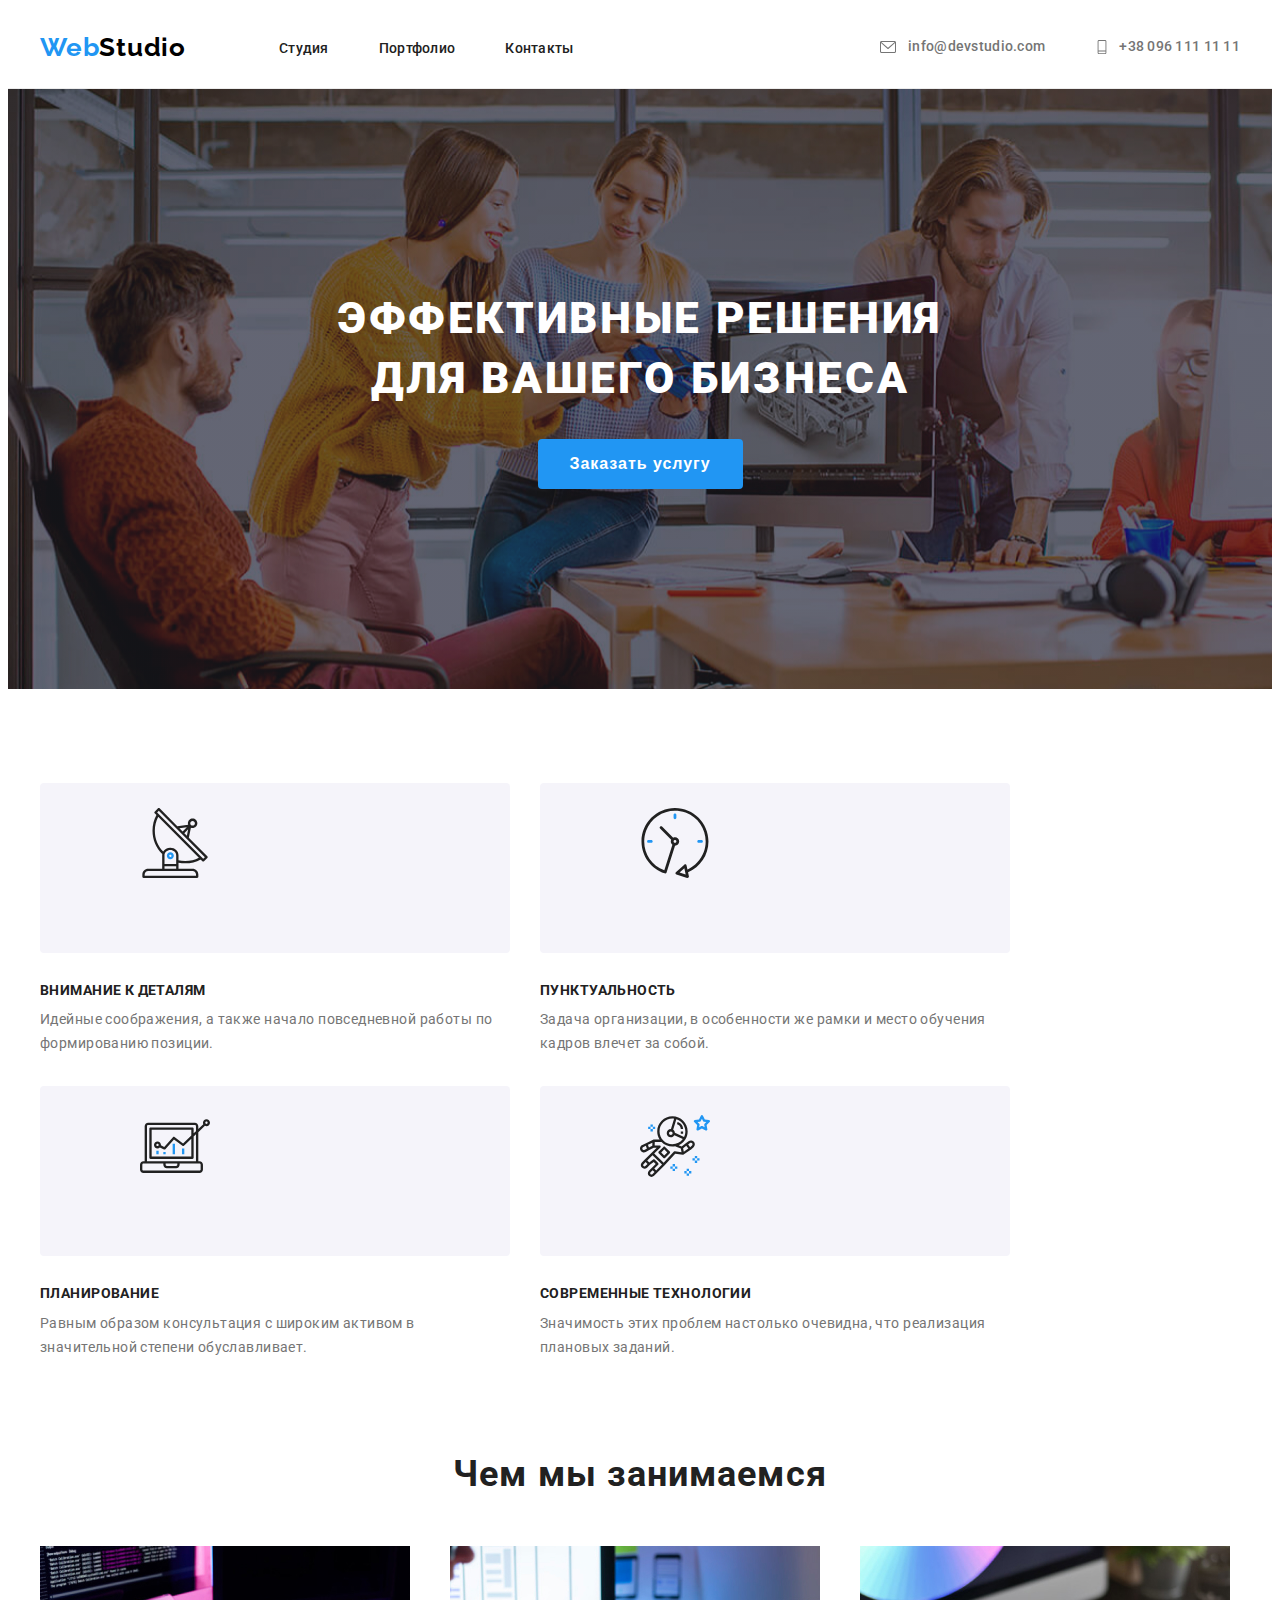
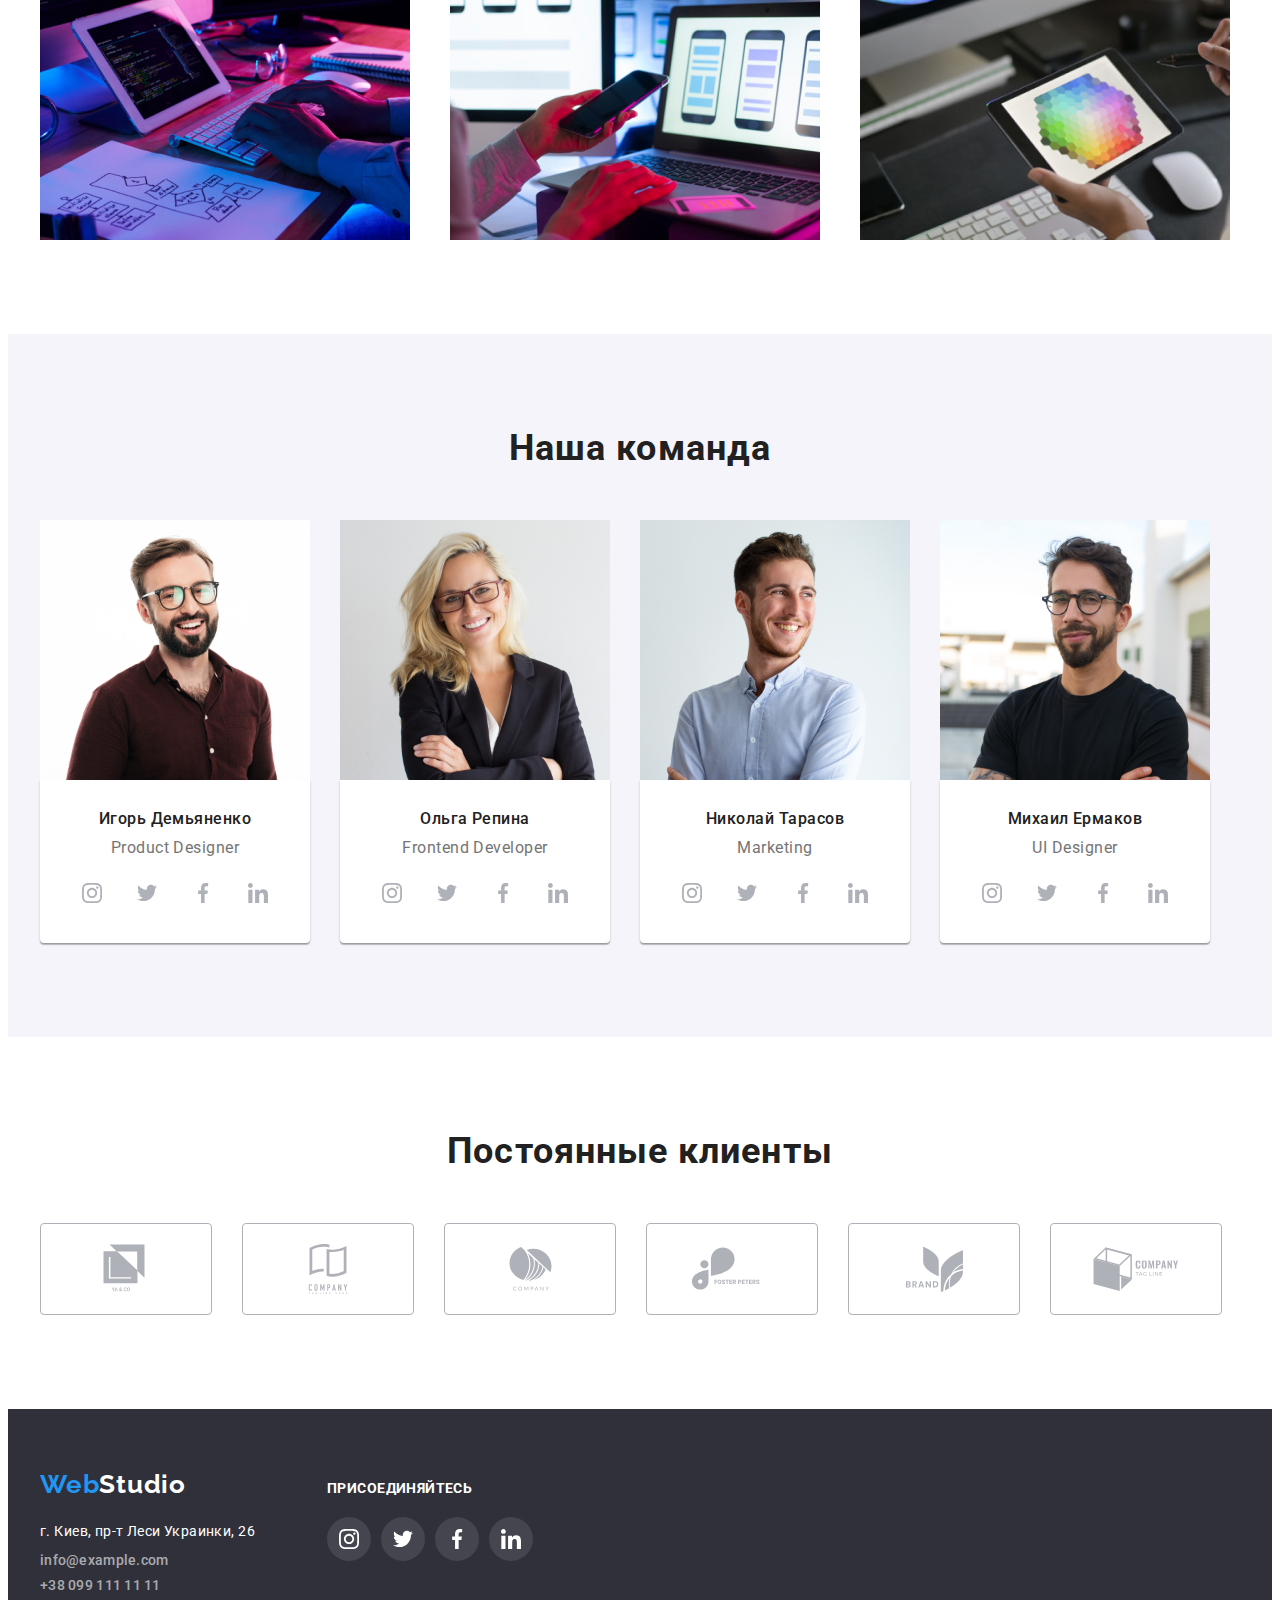
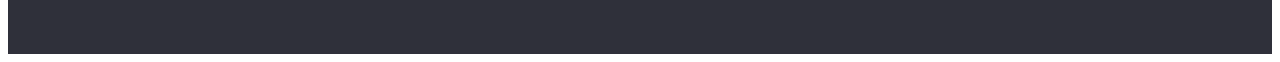
<file: index.html>
<!DOCTYPE html>
<html lang="ru">
<head>
    <meta charset="UTF-8">
    <meta http-equiv="X-UA-Compatible" content="IE=edge">
    <meta name="viewport" content="width=device-width, initial-scale=1.0">
    <title>Document</title>
    <link rel="preconnect" href="https://fonts.gstatic.com">
    <link href="https://fonts.googleapis.com/css2?family=Raleway:wght@700&family=Roboto:wght@400;500;700;900&display=swap"
        rel="stylesheet">
    <link rel="stylesheet" href="https://cdnjs.cloudflare.com/ajax/libs/modern-normalize/0.2.0/modern-normalize.min.css"
        integrity="sha512-sqIVMkf5f8XGYI/UZYGs7wODxlUeoj9JknataPfUwtvrSKWMHrMXGZ7Evb6nabFYJQG15vFFyALe6r0nWCD1Ug=="
        crossorigin="anonymous" />
    <link rel="stylesheet" href="./css/styles.css">
    
</head>
<body>
    <header class="header">       
        
        <div class="container">
            <!-- Навигация -->
            <nav class="navigation">
                <a href="./index.html" class="logo link">Web<span class="logo-black">Studio</span></a>
                <ul class="list nav-list">
                    <li class="nav-item">
                        <a class="navigation-link link" href="index.html">Студия</a>
                    </li>
                    <li class="nav-item">
                        <a class="navigation-link link" href="./portfolio.html">Портфолио</a>
                    </li>
                    <li class="nav-item">
                        <a class="navigation-link link" href="">Контакты</a>
                    </li>
                </ul>
            </nav>
            <!-- Контакты -->
            <div class="contacts-container">
                <a href="mailto:info@devstudio.com" class="mail-link link">
                    <svg width="20" height="16" class="icon-envelope">
                        <use href="./images/svg/sprite.svg#icon-envelope">
            
                        </use>
                    </svg>
                    info@devstudio.com</a>
                <a href="tel:+380961111111" class="phone-link link">
                    <svg width="14" height="20" class="icon-Vector">
                        <use href="./images/svg/sprite.svg#icon-Vector">
            
                        </use>
                    </svg>+38 096 111 11 11
                </a>
            </div>
        </div>

    </header>
    <!-- hero -->
    <main class="main">
        <section class="hero-section">
            <div class="container">
                <h1 class="main-title">Эффективные решения для вашего бизнеса</h1>
                <button type="button" class="main-btn">Заказать услугу</button>
            </div>
            
        </section>
        
        
        <!-- Особености -->
        <section class="features-section">
            <div class="container">
                <h2 class="visually-hidden">Особености</h2>
                <ul class="list features-list">
                    <li class="features-item">
                        <div class="svg-container">
                            <svg width="70" height="70">
                                <use href="./images/svg/sprite.svg#icon-antenna-1"></use>
                            </svg>
                        </div>
                        <div>
                            <h3 class="features-title">Внимание к деталям</h3>
                            <p class="features-description">Идейные соображения, а также начало повседневной работы по формированию
                                позиции.</p>
                        </div>
                    </li>
                    <li class="features-item">
                        <div class="svg-container">
                            <svg width="70" height="70">
                                <use href="./images/svg/sprite.svg#icon-clock-1"></use>
                            </svg>
                        </div>
                        <div>
                            <h3 class="features-title">Пунктуальность</h3>
                            <p class="features-description">Задача организации, в особенности же рамки и место обучения кадров влечет за
                                собой.</p>
                        </div>
                    </li>
                    <li class="features-item">
                        <div class="svg-container">
                            <svg width="70" height="70">
                                <use href="./images/svg/sprite.svg#icon-diagram-1"></use>
                            </svg>
                        </div>
                        <div>
                            <h3 class="features-title">Планирование</h3>
                            <p class="features-description">Равным образом консультация с широким активом в значительной степени
                                обуславливает.</p>
                        </div>
                    </li>
                    <li class="features-item">
                        <div class="svg-container">
                            <svg width="70" height="70">
                                <use href="./images/svg/sprite.svg#icon-astronaut-1"></use>
                            </svg>
                        </div>
                        <div>
                            <h3 class="features-title">Современные технологии</h3>
                            <p class="features-description">Значимость этих проблем настолько очевидна, что реализация плановых заданий.
                            </p>
                        </div>
                    </li>                   
                   
                </ul>
            </div>
             
        </section>
        
        
        
        <!-- Чем мы занимаемся -->
        <section class="box-section">
            <div class="container">
                <h2 class="title">Чем мы занимаемся</h2>
                <ul class="list box-list">
                    <li class="box-item">
                        <img class="box-img" src="./images/img.jpg" alt="box 1" height="294" width="370">
                    </li>
                    <li class="box-item">
                        <img class="box-img" src="./images/img(1).jpg" alt="box 2" height="294" width="370">
                    </li>
                    <li class="box-item">
                        <img class="box-img" src="./images/img(2).jpg" alt="box 3" height="294" width="370">
                    </li>
                </ul>
            </div>        
        </section>
        

        
        <!-- Наша команда -->
        <section class="team-section">
            <div class="container">
                <h2 class="title">Наша команда</h2>
                <ul class="list team-list">
                    <li class="team-item">
                        <img class="team-img" src="./images/team/img.jpg" alt="Product Designer" width="270" height="260">
                        <div class="team-list-content-wrapper">
                            <h3 class="team-title">Игорь Демьяненко</h3>
                            <p class="team-position">Product Designer</p>
                            <ul class="social-links list">
                                <li class="social-link-item">
                                    <a href="" class="social-link link">
                                        <svg width="20" height="20" class="social-list-icon">
                                            <use href="./images/svg/sprite.svg#icon-instagram-2"></use>
                                        </svg>
                                    </a>
                                </li>
                                <li class="social-link-item">
                                    <a href="" class="social-link link">
                                        <svg width="20" height="20" class="social-list-icon">
                                            <use href="./images/svg/sprite.svg#icon-twitter-1"></use>
                                        </svg>
                                    </a>
                                </li>
                                <li class="social-link-item">
                                    <a href="" class="social-link link">
                                        <svg width="20" height="20" class="social-list-icon">
                                            <use href="./images/svg/sprite.svg#icon-facebook-1"></use>
                                        </svg>
                                    </a>
                                </li>
                                <li class="social-link-item">
                                    <a href="" class="social-link link">
                                        <svg width="20" height="20" class="social-list-icon">
                                            <use href="./images/svg/sprite.svg#icon-linkedin-1"></use>
                                        </svg>
                                    </a>
                                </li>
                            </ul>
                        </div>
                    </li>
                    <li class="team-item">
                        <img class="team-img" src="./images/team/img(1).jpg" alt="Frontend Developer" width="270" height="260">
                        <div class="team-list-content-wrapper">
                            <h3 class="team-title">Ольга Репина</h3>
                            <p class="team-position">Frontend Developer</p>
                            <ul class="social-links list">
                                <li class="social-link-item">
                                    <a href="" class="social-link link">
                                        <svg class="social-list-icon">
                                            <use href="./images/svg/sprite.svg#icon-instagram-2"></use>
                                        </svg>
                                    </a>
                                </li>
                                <li class="social-link-item">
                                    <a href="" class="social-link link">
                                        <svg class="social-list-icon">
                                            <use href="./images/svg/sprite.svg#icon-twitter-1"></use>
                                        </svg>
                                    </a>
                                </li>
                                <li class="social-link-item">
                                    <a href="" class="social-link link">
                                        <svg class="social-list-icon">
                                            <use href="./images/svg/sprite.svg#icon-facebook-1"></use>
                                        </svg>
                                    </a>
                                </li>
                                <li class="social-link-item">
                                    <a href="" class="social-link link">
                                        <svg class="social-list-icon">
                                            <use href="./images/svg/sprite.svg#icon-linkedin-1"></use>
                                        </svg>
                                    </a>
                                </li>
                            </ul>
                        </div>
                    </li>
                    <li class="team-item">
                        <img class="team-img" src="./images/team/img(2).jpg" alt="Marketing" width="270" height="260">
                        <div class="team-list-content-wrapper">
                            <h3 class="team-title">Николай Тарасов</h3>
                            <p class="team-position">Marketing</p>
                            <ul class="social-links list">
                                <li class="social-link-item">
                                    <a href="" class="social-link link">
                                        <svg class="social-list-icon">
                                            <use href="./images/svg/sprite.svg#icon-instagram-2"></use>
                                        </svg>
                                    </a>
                                </li>
                                <li class="social-link-item">
                                    <a href="" class="social-link link">
                                        <svg class="social-list-icon">
                                            <use href="./images/svg/sprite.svg#icon-twitter-1"></use>
                                        </svg>
                                    </a>
                                </li>
                                <li class="social-link-item">
                                    <a href="" class="social-link link">
                                        <svg class="social-list-icon">
                                            <use href="./images/svg/sprite.svg#icon-facebook-1"></use>
                                        </svg>
                                    </a>
                                </li>
                                <li class="social-link-item">
                                    <a href="" class="social-link link">
                                        <svg class="social-list-icon">
                                            <use href="./images/svg/sprite.svg#icon-linkedin-1"></use>
                                        </svg>
                                    </a>
                                </li>
                            </ul>
                        </div>
                    </li>
                    <li class="team-item">
                        <img class="team-img" src="./images/team/img(3).jpg" alt="UI Designer" width="270" height="260">
                        <div class="team-list-content-wrapper">
                            <h3 class="team-title">Михаил Ермаков</h3>
                            <p class="team-position">UI Designer</p>
                            <ul class="social-links list">
                                <li class="social-link-item">
                                    <a href="" class="social-link link">
                                        <svg width="20" height="20" class="social-list-icon">
                                            <use href="./images/svg/sprite.svg#icon-instagram-2"></use>
                                        </svg>
                                    </a>
                                </li>
                                <li class="social-link-item">
                                    <a href="" class="social-link link">
                                        <svg width="20" height="20" class="social-list-icon">
                                            <use href="./images/svg/sprite.svg#icon-twitter-1"></use>
                                        </svg>
                                    </a>
                                </li>
                                <li class="social-link-item">
                                    <a href="" class="social-link link">
                                        <svg width="20" height="20" class="social-list-icon">
                                            <use href="./images/svg/sprite.svg#icon-facebook-1"></use>
                                        </svg>
                                    </a>
                                </li>
                                <li class="social-link-item">
                                    <a href="" class="social-link link">
                                        <svg width="20" height="20" class="social-list-icon">
                                            <use href="./images/svg/sprite.svg#icon-linkedin-1"></use>
                                        </svg>
                                    </a>
                                </li>
                            </ul>
                        </div>
                    </li>                   
                
                </ul>
            </div>
        </section>

        <!-- Постоянные клиенты -->
        <section class="regular-customers-section">
            <div class="container">
                <h2 class="regular-customers-title">Постоянные клиенты</h2>
                <ul class="regular-customers-list list">                    
                    <li class="regular-customers-list-item">
                        <a class="regular-customers-link link" href="">
                            <svg width="50" height="55" class="regular-customers-icon">
                                <use href="./images/svg/sprite.svg#icon-logo-1">

                                </use>
                            </svg>
                        </a>
                    </li>
                    <li class="regular-customers-list-item">
                        <a class="regular-customers-link link" href="">
                            <svg width="50" height="62" class="regular-customers-icon">
                                <use href="./images/svg/sprite.svg#icon-logo-2">

                                </use>
                            </svg>
                        </a>
                    </li>
                    <li class="regular-customers-list-item">
                        <a class="regular-customers-link link" href="">
                            <svg width="45" height="44" class="regular-customers-icon">
                                <use href="./images/svg/sprite.svg#icon-logo-3">

                                </use>
                            </svg>
                        </a>
                    </li>
                    <li class="regular-customers-list-item">
                        <a class="regular-customers-link link" href="">
                            <svg width="120" height="80" class="regular-customers-icon">
                                <use  href="./images/svg/sprite.svg#icon-logo-4">

                                </use>
                            </svg>
                        </a>
                    </li>
                    <li class="regular-customers-list-item">
                        <a class="regular-customers-link link" href="">
                            <svg width="69" height="57" class="regular-customers-icon">
                                <use href="./images/svg/sprite.svg#icon-logo-5">

                                </use>
                            </svg>
                        </a>
                    </li>
                    <li class="regular-customers-list-item">
                        <a class="regular-customers-link link" href="">
                            <svg width="140" height="85" class="regular-customers-icon">
                                <use href="./images/svg/sprite.svg#icon-logo-6">
                    
                                </use>
                            </svg>
                        </a>
                    </li>
                </ul>
            </div>
        </section>

        

    </main>
    <!-- footer -->
    <footer class="footer">
        <div class="container footer-container">
            <div>
                <a class="logo link" href="">Web<span class="logo-white">Studio</span></a>
                
                <address class="adress">
                    <p class="address-name">г. Киев, пр-т Леси Украинки, 26</p>
                    <a class="mail-link link" href="mailto:info@example.com">info@example.com</a>
                    <a class="phone-link link" href="tel:+380991111111">+38 099 111 11 11</a>
                
                </address>
            </div>
            <div class="social-links-container">
                <h2 class="sicial-title">присоединяйтесь</h2>
                <ul class="footer-social-links list">
                    <li class="footer-social-link-item">
                        <a href="" class="footer-social-link link">
                            <svg width=20 height=20 class="footer-social-list-icon">
                                <use href="./images/svg/sprite.svg#icon-instagram-2"></use>
                            </svg>
                        </a>
                    </li>
                    <li class="footer-social-link-item">
                        <a href="" class="footer-social-link link">
                            <svg width=20 height=20 class="footer-social-list-icon">
                                <use href="./images/svg/sprite.svg#icon-twitter-1"></use>
                            </svg>
                        </a>
                    </li>
                    <li class="footer-social-link-item">
                        <a href="" class="footer-social-link link">
                            <svg width=20 height=20 class="footer-social-list-icon">
                                <use href="./images/svg/sprite.svg#icon-facebook-1"></use>
                            </svg>
                        </a>
                    </li>
                    <li class="footer-social-link-item">
                        <a href="" class="footer-social-link link">
                            <svg width=20 height=20 class="footer-social-list-icon">
                                <use href="./images/svg/sprite.svg#icon-linkedin-1"></use>
                            </svg>
                        </a>
                    </li>
                </ul>
            </div>
        </div>
        

    </footer>
    
    
</body>
</html>
</file>
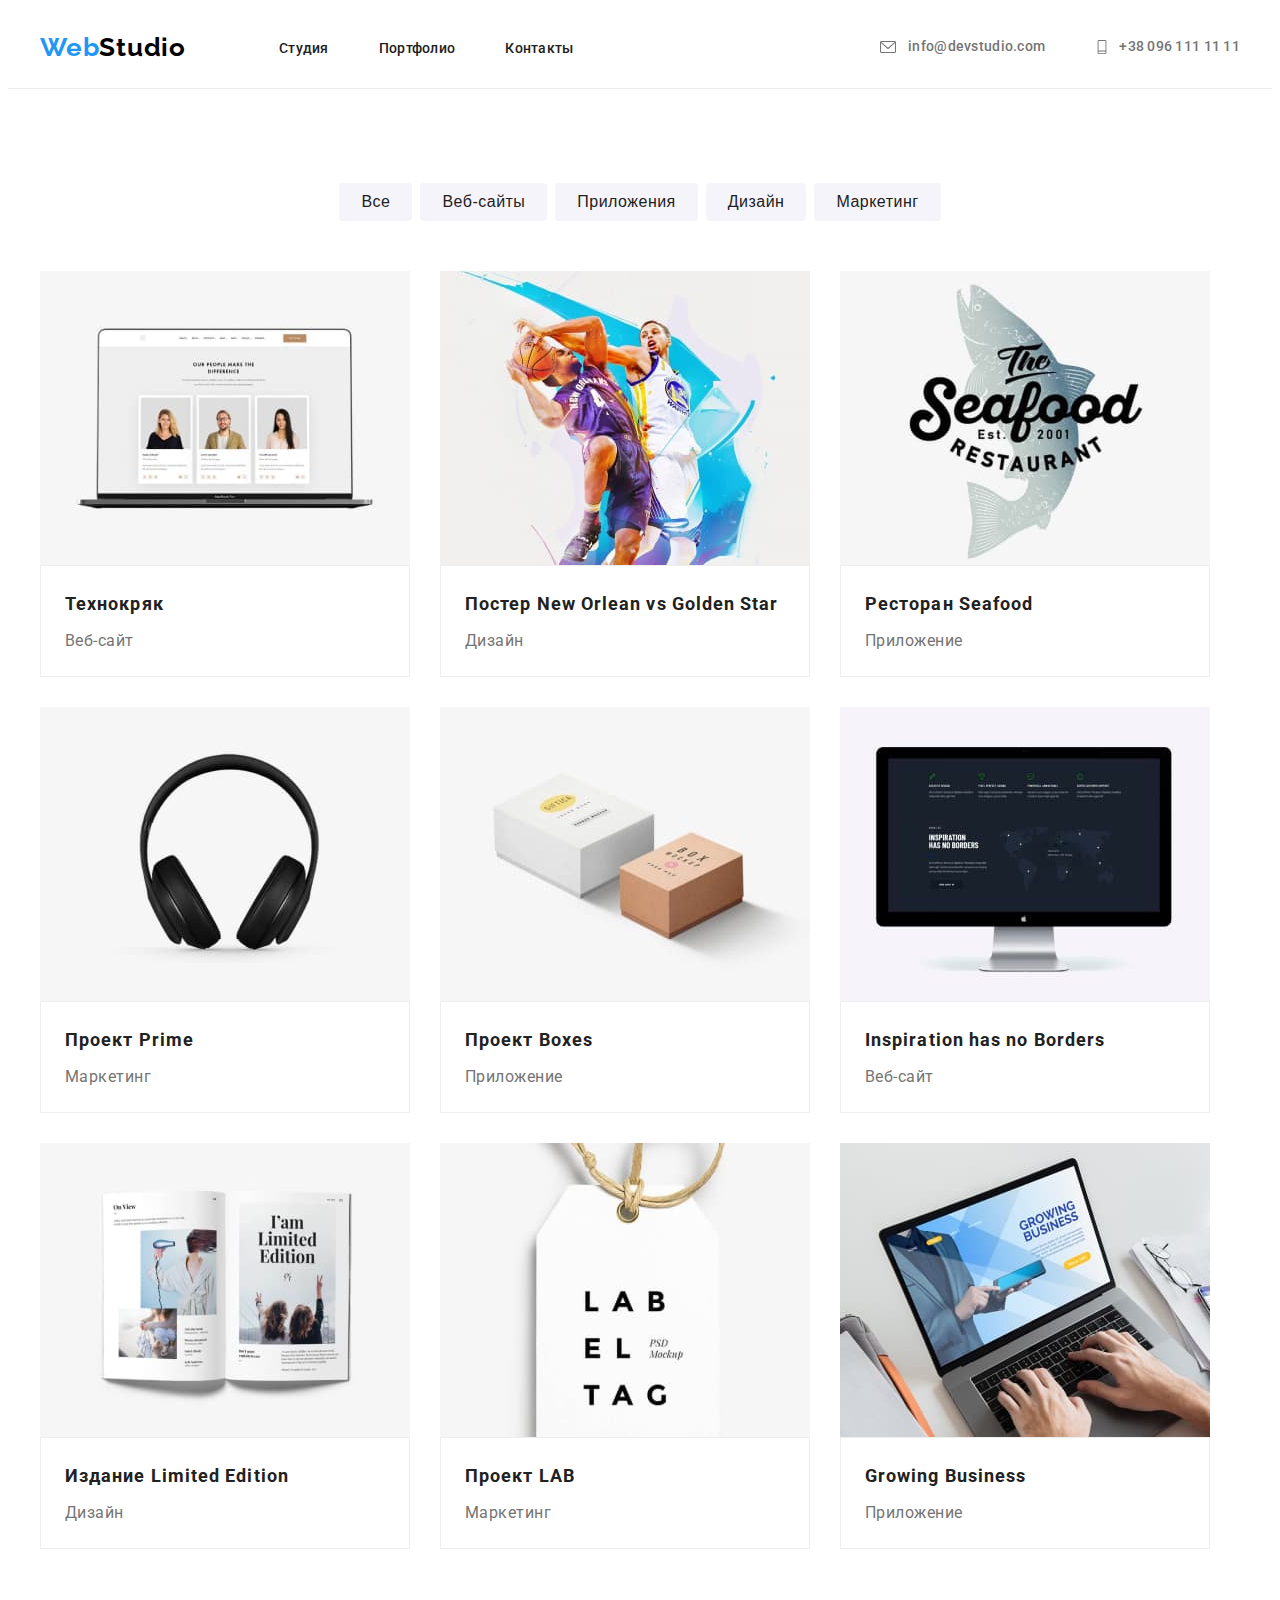
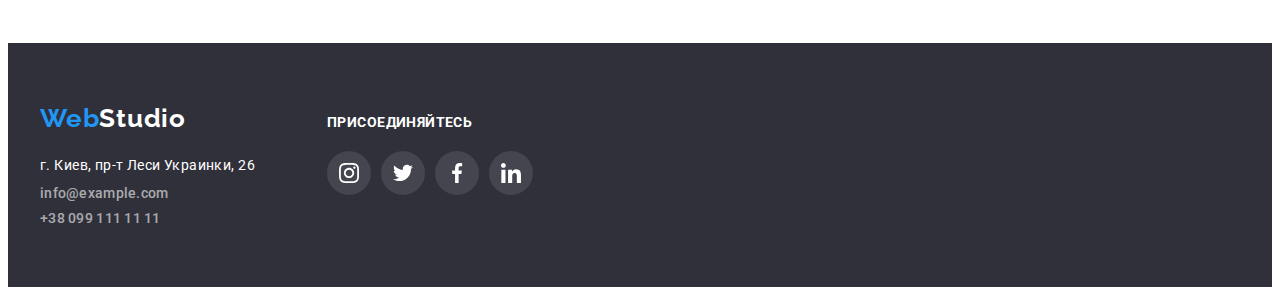
<file: portfolio.html>
<!DOCTYPE html>
<html lang="ru">
<head>
    <meta charset="UTF-8">
    <meta http-equiv="X-UA-Compatible" content="IE=edge">
    <meta name="viewport" content="width=device-width, initial-scale=1.0">    
    <title>Document</title>
    <link rel="preconnect" href="https://fonts.gstatic.com">
    <link href="https://fonts.googleapis.com/css2?family=Raleway:wght@700&family=Roboto:wght@400;500;700;900&display=swap"
        rel="stylesheet">
    <link rel="stylesheet" href="https://cdnjs.cloudflare.com/ajax/libs/modern-normalize/0.2.0/modern-normalize.min.css"
        integrity="sha512-sqIVMkf5f8XGYI/UZYGs7wODxlUeoj9JknataPfUwtvrSKWMHrMXGZ7Evb6nabFYJQG15vFFyALe6r0nWCD1Ug=="
        crossorigin="anonymous" />
    <link rel="stylesheet" href="./css/styles.css">
</head>
<body>
    <header class="header">
    
        <div class="container">
            <!-- Навигация -->
            <nav class="navigation">
                <a href="./index.html" class="logo link">Web<span class="logo-black">Studio</span></a>
                <ul class="list nav-list">
                    <li class="nav-item">
                        <a class="navigation-link link" href="index.html">Студия</a>
                    </li>
                    <li class="nav-item">
                        <a class="navigation-link link" href="./portfolio.html">Портфолио</a>
                    </li>
                    <li class="nav-item">
                        <a class="navigation-link link" href="">Контакты</a>
                    </li>
                </ul>
            </nav>
            <!-- Контакты -->
            <div class="contacts-container">
                <a href="mailto:info@devstudio.com" class="mail-link link">
                    <svg width="20" height="16" class="icon-envelope">
                        <use href="./images/svg/sprite.svg#icon-envelope">
    
                        </use>
                    </svg>
                    info@devstudio.com</a>
                <a href="tel:+380961111111" class="phone-link link">
                    <svg width="14" height="20" class="icon-Vector">
                        <use href="./images/svg/sprite.svg#icon-Vector">
    
                        </use>
                    </svg>+38 096 111 11 11
                </a>
            </div>
        </div>
    
    </header>

    <main>
        <!-- portfolio -->
        <section class="portfolio-section">     
            <div class="container">
                <h1 hidden>portfolio</h1>
                <ul class="filters-list list">
                    <li class="filter-item">
                        <button type="button" class="filter-btm">Все</button>
                    </li>
                    <li class="filter-item">
                        <button type="button" class="filter-btm">Веб-сайты</button>
                    </li>
                    <li class="filter-item">
                        <button type="button" class="filter-btm">Приложения</button>
                    </li>
                    <li class="filter-item">
                        <button type="button" class="filter-btm">Дизайн</button>
                    </li>
                    <li class="filter-item">
                        <button type="button" class="filter-btm">Маркетинг</button>
                    </li>
                </ul>
                
                <ul class="projects-list list">
                    <li class="project-item">
                        <a class="project-link link" href="">
                            <img class="project-img" src="./images/portfolio/img.jpg" alt="макбук" width="370" height="294">
                        <div class="project-list-content-wrapper">
                            <h2 class="project-title">Технокряк</h2>
                            <p class="project-name">Веб-сайт</p>
                        </div>
                            
                        </a>
                    </li>
                    <li class="project-item">
                        <a class="project-link link" href="">
                            <img class="project-img" src="./images/portfolio/img-1.jpg" alt="играют в баскетбол" width="370"
                                height="294">
                            <div class="project-list-content-wrapper">
                                <h2 class="project-title">Постер New Orlean vs Golden Star</h2>
                                <p class="project-name">Дизайн</p>
                            </div>
                            
                        </a>
                    </li>
                    <li class="project-item">
                        <a class="project-link link" href="">
                            <img class="project-img" src="./images/portfolio/img-2.jpg" alt="логотип ресторана Seafood" width="370"
                                height="294">
                            <div class="project-list-content-wrapper">
                                <h2 class="project-title">Ресторан Seafood</h2>
                                <p class="project-name">Приложение</p>
                            </div>                                
                        </a>
                    </li>
                    <li class="project-item">
                        <a class="project-link link" href="">
                            <img class="project-img" src="./images/portfolio/img-3.jpg" alt="наушники" width="370" height="294">
                            <div class="project-list-content-wrapper">
                                <h2 class="project-title">Проект Prime</h2>
                                <p class="project-name">Маркетинг</p>
                            </div>                            
                        </a>
                    </li>
                    <li class="project-item">
                        <a class="project-link link" href="">
                            <img class="project-img" src="./images/portfolio/img-4.jpg" alt="две коробки" width="370" height="294">
                            <div class="project-list-content-wrapper">
                                <h2 class="project-title">Проект Boxes</h2>
                                <p class="project-name">Приложение</p>
                            </div>                            
                        </a>
                    </li>
                    <li class="project-item">
                        <a class="project-link link" href=""><img class="project-img" src="./images/portfolio/img-5.jpg" alt="монитор"
                                width="370" height="294">
                            <div class="project-list-content-wrapper">
                                <h2 class="project-title">Inspiration has no Borders</h2>
                                <p class="project-name">Веб-сайт</p>
                            </div>                                
                        </a>
                    </li>
                    <li class="project-item">
                        <a class="project-link link" href="">
                            <img class="project-img" src="./images/portfolio/img-6.jpg" alt="книга" width="370" height="294">
                            <div class="project-list-content-wrapper">
                                <h2 class="project-title">Издание Limited Edition</h2>
                                <p class="project-name">Дизайн</p>
                            </div>                            
                        </a>
                    </li>
                    <li class="project-item">
                        <a class="project-link link" href="">
                            <img class="project-img" src="./images/portfolio/img-7.jpg" alt="брилок с названием проекта" width="370"
                                height="294">
                            <div class="project-list-content-wrapper">
                                <h2 class="project-title">Проект LAB</h2>
                                <p class="project-name">Маркетинг</p>
                            </div>                                
                        </a>
                    </li>
                    <li class="project-item">
                        <a class="project-link link" href="">
                            <img class="project-img" src="./images/portfolio/img-8.jpg" alt="набирает текст на ноутбуке" width="370"
                                height="294">
                            <div class="project-list-content-wrapper">
                                <h2 class="project-title">Growing Business</h2>
                                <p class="project-name">Приложение</p>
                            </div>                                
                        </a>
                    </li>
                </ul>

            </div>       
            
        </section>

    </main>

    <!-- footer -->
    <footer class="footer">
        <div class="container footer-container">
            <div>
                <a class="logo link" href="">Web<span class="logo-white">Studio</span></a>
    
                <address class="adress">
                    <p class="address-name">г. Киев, пр-т Леси Украинки, 26</p>
                    <a class="mail-link link" href="mailto:info@example.com">info@example.com</a>
                    <a class="phone-link link" href="tel:+380991111111">+38 099 111 11 11</a>
    
                </address>
            </div>
            <div class="social-links-container">
                <h2 class="sicial-title">присоединяйтесь</h2>
                <ul class="footer-social-links list">
                    <li class="footer-social-link-item">
                        <a href="" class="footer-social-link link">
                            <svg width=20 height=20 class="footer-social-list-icon">
                                <use href="./images/svg/sprite.svg#icon-instagram-2"></use>
                            </svg>
                        </a>
                    </li>
                    <li class="footer-social-link-item">
                        <a href="" class="footer-social-link link">
                            <svg width=20 height=20 class="footer-social-list-icon">
                                <use href="./images/svg/sprite.svg#icon-twitter-1"></use>
                            </svg>
                        </a>
                    </li>
                    <li class="footer-social-link-item">
                        <a href="" class="footer-social-link link">
                            <svg width=20 height=20 class="footer-social-list-icon">
                                <use href="./images/svg/sprite.svg#icon-facebook-1"></use>
                            </svg>
                        </a>
                    </li>
                    <li class="footer-social-link-item">
                        <a href="" class="footer-social-link link">
                            <svg width=20 height=20 class="footer-social-list-icon">
                                <use href="./images/svg/sprite.svg#icon-linkedin-1"></use>
                            </svg>
                        </a>
                    </li>
                </ul>
            </div>
        </div>
    
    
    </footer>
    
</body>
</html>
</file>
<file: css/styles.css>
h1,
h2,
h3,
h4,
h5,
h6,
p {
  margin: 0px;
  padding: 0px;
}

ol,
ul {
  margin: 0px;
  padding: 0px;
}

img {
  display: block;
}

:root {
  --main-font: "Roboto", sans-serif;
  --secondary-font: "Raleway", sans-serif;
  --accent-color: #2196f3;
  --main-color: #212121;
  --secondary-color: #757575;
  --color-balck: #000000;
  --color-white: #ffffff;
}

body {
  font-family: var(--main-font);
  color: var(--main-color);
}

.icon-envelope,
.icon-Vector {
  fill: var(--secondary-color);
  margin-right: 10px;
}

.phone-link:focus .icon-Vector,
.phone-link:hover .icon-Vector,
.mail-link:hover .icon-envelope,
.mail-link:focus .icon-envelope {
  fill: var(--accent-color);
}

.link {
  text-decoration: none;
}

.list {
  list-style: none;
}

.adress {
  font-style: normal;
  margin-top: 20px;
}

.adress .phone-link {
  display: block;
}

.visually-hidden {
  position: absolute !important;
  clip: rect(1px 1px 1px 1px); /* IE6, IE7 */
  clip: rect(1px, 1px, 1px, 1px);
  padding: 0 !important;
  border: 0 !important;
  height: 1px !important;
  width: 1px !important;
  overflow: hidden;
}

.container {
  width: 1200px;
  margin: 0 auto;
  padding-left: 15px;
  padding-right: 15px;
}

.header {
  display: flex;
  align-items: center;
  padding-top: 24px;
  padding-bottom: 25px;
  border-bottom: 1px solid #ececec;
}

.social-links {
  padding-left: 32px;
  padding-right: 32px;
  margin-top: 16px;
  display: flex;
  justify-content: space-between;
}

.social-link-item {
  align-items: center;
}

.social-link {
  border-radius: 50%;
  display: flex;
  justify-content: center;
  align-items: center;
  height: 40px;
  width: 40px;
}

.social-link-item:not(:last-child) {
  margin-right: 10px;
}

.social-list-icon {
  fill: #afb1b8;
  width: 20px;
  height: 20px;
}

.social-link:focus,
.social-link:hover {
  background-color: var(--accent-color);
}

.social-link:focus .social-list-icon,
.social-link:hover .social-list-icon {
  fill: var(--color-white);
}

.regular-customers-title {
  font-family: Roboto;
  font-weight: 700;
  font-size: 36px;
  line-height: 1.16;
  text-align: center;
  letter-spacing: 0.03em;

  color: var(--main-color);
}

.regular-customers-list {
  display: flex;
  margin-top: 50px;
}

.logo-1 {
  width: 45px;
  height: 50px;
}

.regular-customers-link {
  display: flex;
  justify-content: center;
  align-items: center;
  width: 170px;
  height: 90px;
  border: 1px solid #afb1b8;
  border-radius: 4px;
}

.footer-container {
  display: flex;
}

.sicial-title {
  font-family: Roboto;
  font-weight: 700;
  font-size: 14px;
  line-height: 1.14;
  letter-spacing: 0.03em;
  text-transform: uppercase;
  color: var(--color-white);
}

.regular-customers-link:focus .regular-customers-icon,
.regular-customers-link:hover .regular-customers-icon {
  fill: var(--accent-color);
}

.footer-social-links {
  display: flex;
  margin-top: 20px;
}

.footer-social-link-item:not(:last-child) {
  margin-right: 10px;
}

.social-links-container {
  padding-top: 12px;
  margin-left: 72px;
}

.footer-social-list-icon {
  fill: var(--color-white);
}

.footer-social-link:focus,
.footer-social-link:hover {
  background: var(--accent-color);
}

.footer-social-link {
  display: flex;
  justify-content: center;
  align-items: center;
  height: 44px;
  width: 44px;
  border-radius: 50%;
  background: rgba(255, 255, 255, 0.1);
}

.regular-customers-icon {
  fill: #afb1b8;
}

.regular-customers-list-item:not(:last-child) {
  margin-right: 30px;
}

.regular-customers-section {
  padding-top: 94px;
  padding-bottom: 94px;
}

.nav-item:not(:last-child) {
  margin-right: 50px;
}

.contacts-container {
  display: flex;
  margin-left: auto;
}

.contacts-container .mail-link {
  justify-content: center;
  align-items: center;
  display: flex;
  margin-right: 50px;
}

.adress .mail-link {
  display: block;
  margin-bottom: 9px;
}

.navigation {
  display: flex;
  align-items: center;
}

.header .container {
  display: flex;
  align-items: center;
}

.nav-list {
  display: flex;
  align-items: center;
  margin-left: 93px;
}

.hero-section {
  max-width: 1600px;
  margin: 0 auto;
  background: #2f303a;
  padding-top: 200px;
  padding-bottom: 200px;
  text-align: center;
  background-image: linear-gradient(
      rgba(47, 48, 58, 0.4),
      rgba(47, 48, 58, 0.4)
    ),
    url(../images/hero-Img.jpg);
}

.svg-container {
  width: 270px;
  height: 120px;
  padding: 25px 100px;
  background: #f5f4fa;
  border-radius: 4px;
  margin-bottom: 30px;
}

.logo {
  font-family: var(--secondary-font);
  font-weight: 700;
  font-size: 26px;
  line-height: 1.19;
  letter-spacing: 0.03em;
  color: var(--accent-color);
}

.logo-black {
  color: var(--color-balck);
}

.logo-white {
  color: var(--color-white);
}

.navigation-link {
  font-weight: 500;
  font-size: 14px;
  line-height: 1.14;
  letter-spacing: 0.02em;
  color: var(--main-color);
}

.features-list {
  display: flex;
  margin-left: -30px;
  margin-top: -30px;
  flex-wrap: wrap;
}

.features-item {
  margin-top: 30px;
  margin-left: 30px;
  flex-basis: calc(100% / 4 - 30px);
}

.team-section {
  background-color: #f5f4fa;
  padding-top: 94px;
  padding-bottom: 94px;
}

.footer {
  background-color: #2f303a;
  padding-top: 60px;
  padding-bottom: 60px;
}

.mail-link {
  font-weight: 500;
  font-size: 14px;
  line-height: 1.14;
  letter-spacing: 0.02em;
  color: rgba(255, 255, 255, 0.6);
}

.phone-link {
  font-weight: 500;
  font-size: 14px;
  line-height: 1.14;
  letter-spacing: 0.02em;
  color: rgba(255, 255, 255, 0.6);
}

.contacts-container .mail-link {
  color: var(--secondary-color);
}

.contacts-container .phone-link {
  align-items: center;
  justify-content: center;
  display: flex;
  color: var(--secondary-color);
}

.mail-link:focus,
.mail-link:hover,
.navigation-link:focus,
.navigation-link:hover,
.phone-link:hover,
.phone-link:focus {
  color: var(--accent-color);
}

.main-title {
  font-weight: 900;
  font-size: 44px;
  line-height: 1.36;
  letter-spacing: 0.06em;
  text-transform: uppercase;
  color: #ffffff;
  width: 700px;
  margin: 0 auto;
  margin-bottom: 30px;
}

.main-btn {
  font-weight: 700;
  font-size: 16px;
  line-height: 1.87;
  letter-spacing: 0.06em;
  background-color: var(--accent-color);
  color: var(--color-white);
  cursor: pointer;
  padding: 10px 32px;
  border-radius: 4px;
  border: none;
}

.features-section {
  padding-top: 94px;
  padding-bottom: 47px;
}

.box-section {
  padding-top: 47px;
  padding-bottom: 94px;
}

.features-title {
  font-weight: 700;
  font-size: 14px;
  line-height: 1.14;
  letter-spacing: 0.03em;
  text-transform: uppercase;
  margin-bottom: 10px;
}

.title {
  font-weight: 700;
  font-size: 36px;
  line-height: 1.16;
  text-align: center;
  letter-spacing: 0.03em;
  color: var(--main-color);
  margin-bottom: 50px;
}

.features-description {
  font-size: 14px;
  line-height: 1.71;
  letter-spacing: 0.03em;
  color: var(--secondary-color);
}

.team-title {
  font-weight: 500;
  font-size: 16px;
  line-height: 1.18;
  text-align: center;
  letter-spacing: 0.03em;
  margin-bottom: 10px;
}

.box-item {
  flex-basis: calc(100% / 3 - -30px);
  margin-left: 30px;
  margin-top: 30px;
}

.team-list {
  flex-wrap: wrap;
  display: flex;
  margin-left: -30px;
  margin-top: -30px;
}

.team-item {
  margin-left: 30px;
  margin-top: 30px;
}

.team-list-content-wrapper {
  padding-top: 30px;
  padding-bottom: 30px;
  background-color: var(--color-white);
  box-shadow: 0px 1px 3px rgba(0, 0, 0, 0.12), 0px 1px 1px rgba(0, 0, 0, 0.14),
    0px 2px 1px rgba(0, 0, 0, 0.2);
  border-radius: 0px 0px 4px 4px;
}

.box-list {
  display: flex;
  margin-left: -30px;
  margin-top: -30px;
}

.filters-list {
  display: flex;
  justify-content: center;
  margin-bottom: 50px;
}

.portfolio-section {
  padding-top: 94px;
  padding-bottom: 94px;
}

.project-list-content-wrapper {
  padding: 20px 24px;
  border: 1px solid #eeeeee;
}

.project-item {
  margin-left: 30px;
  margin-top: 30px;
}

.project-item:focus,
.project-item:hover {
  box-shadow: 0px 1px 1px rgba(0, 0, 0, 0.12), 0px 4px 4px rgba(0, 0, 0, 0.06),
    1px 4px 6px rgba(0, 0, 0, 0.16);
}

.filter-item:not(:last-child) {
  margin-right: 8px;
}

.filter-btm {
  display: block;
  padding: 6px 22px;
  background: #f5f4fa;
  border: none;
  border-radius: 4px;
}

.projects-list {
  flex-wrap: wrap;
  display: flex;
  margin-left: -30px;
  margin-top: -30px;
}

.team-position {
  font-size: 16px;
  line-height: 1.18;
  text-align: center;
  letter-spacing: 0.03em;
  color: var(--secondary-color);
}

.address-name {
  font-size: 14px;
  line-height: 1.71;
  letter-spacing: 0.03em;
  color: var(--color-white);
  margin-bottom: 9px;
}

.filter-btm {
  font-weight: 500;
  font-size: 16px;
  line-height: 1.62;
  text-align: center;
  letter-spacing: 0.03em;
  cursor: pointer;
  color: var(--main-color);
}

.filter-btm:hover,
.filter-btm:focus {
  box-shadow: 0px 3px 1px rgba(0, 0, 0, 0.1), 0px 1px 2px rgba(0, 0, 0, 0.08),
    0px 2px 2px rgba(0, 0, 0, 0.12);
  background-color: var(--accent-color);
  color: var(--color-white);
}

.project-title {
  font-weight: 700;
  font-size: 18px;
  line-height: 2;
  letter-spacing: 0.06em;
  margin-bottom: 4px;
  color: var(--main-color);
}

.project-name {
  font-size: 16px;
  line-height: 1.87;
  letter-spacing: 0.03em;
  color: var(--secondary-color);
}
</file>
